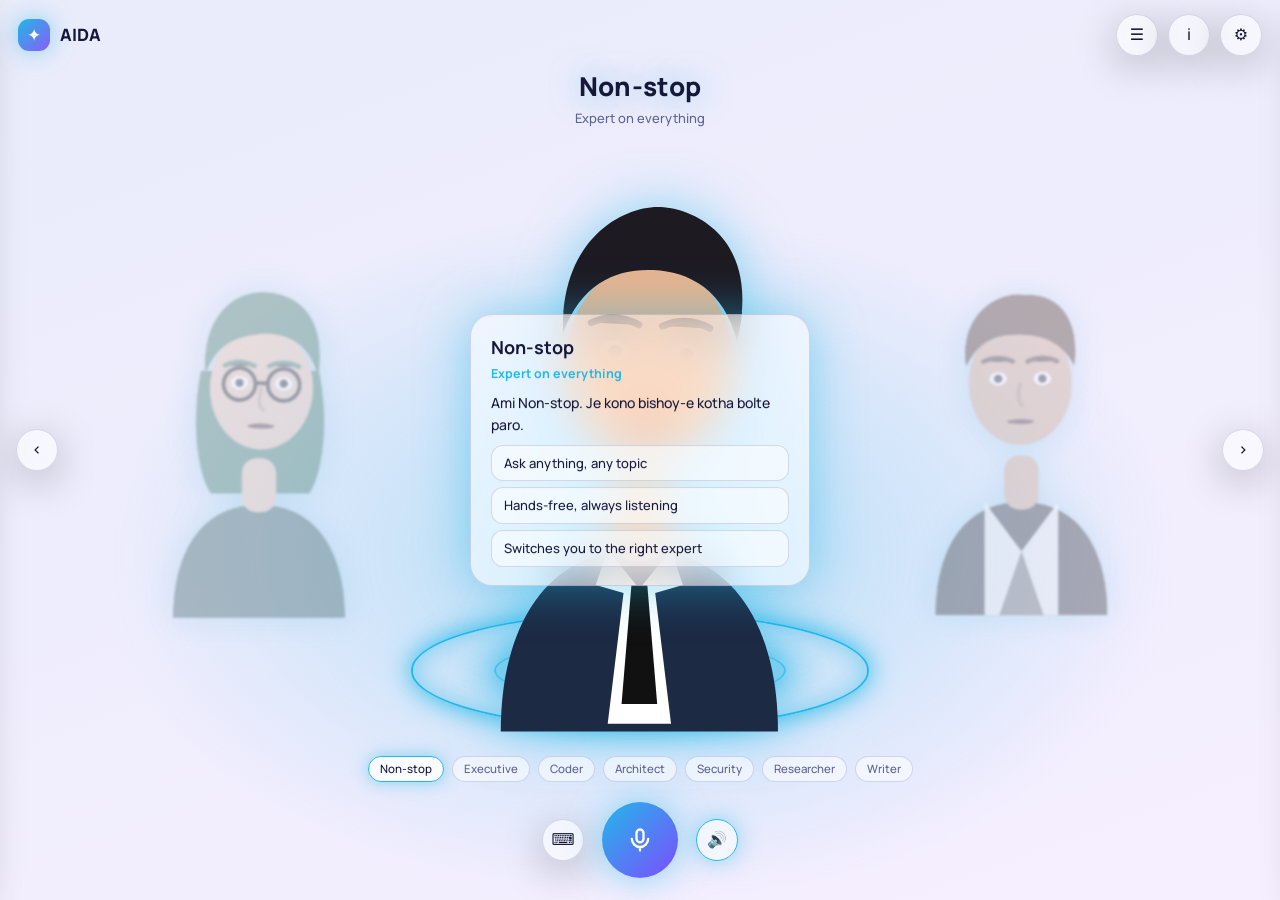
<file: public/assets/aistudio/AIDA___Specialist_Stage_f72c04a4.html>
<!DOCTYPE html>
<html lang="bn"><head>
<meta charset="utf-8">
<meta name="viewport" content="width=device-width, initial-scale=1, viewport-fit=cover">
<title>AIDA – Specialist Stage</title>
<link rel="preconnect" href="https://fonts.googleapis.com"><link rel="preconnect" href="https://fonts.gstatic.com" crossorigin>
<link href="https://fonts.googleapis.com/css2?family=Manrope:wght@400;500;600;700;800&family=Noto+Sans+Bengali:wght@400;500;600&display=swap" rel="stylesheet">
<style>
:root{--bg:#070916;--bg2:#140e30;--glass:rgba(255,255,255,.06);--glass2:rgba(255,255,255,.1);--line:rgba(255,255,255,.14);--text:#eef0ff;--mute:#a0a6ca;--accent:#22b8e8;--glow:color-mix(in srgb,var(--accent) 50%,transparent);--panelbg:rgba(14,12,36,.72);color-scheme:dark;box-sizing:border-box;padding-top:env(safe-area-inset-top,0px);padding-bottom:env(safe-area-inset-bottom,0px)}
@media (prefers-color-scheme:light){:root:not([data-theme="dark"]){--bg:#e9ecfb;--bg2:#f6efff;--glass:rgba(255,255,255,.55);--glass2:rgba(255,255,255,.85);--line:rgba(60,60,120,.18);--text:#16183a;--mute:#5e6390;--panelbg:rgba(255,255,255,.8);color-scheme:light}}
:root[data-theme="light"]{--bg:#e9ecfb;--bg2:#f6efff;--glass:rgba(255,255,255,.55);--glass2:rgba(255,255,255,.85);--line:rgba(60,60,120,.18);--text:#16183a;--mute:#5e6390;--panelbg:rgba(255,255,255,.8);color-scheme:light}
html{height:100%;scroll-padding-top:env(safe-area-inset-top,0px)}*{box-sizing:border-box}
body{margin:0;height:100%;overflow:hidden;color:var(--text);font:500 14px/1.6 "Manrope","Noto Sans Bengali",system-ui,sans-serif;background:linear-gradient(160deg,var(--bg),var(--bg2))}
button{font:inherit;color:inherit;cursor:pointer}button:focus-visible,textarea:focus-visible,select:focus-visible,input:focus-visible{outline:2px solid var(--accent);outline-offset:2px}
.glow{position:fixed;inset:0;background:radial-gradient(60% 55% at 50% 62%,color-mix(in srgb,var(--accent) 30%,transparent),transparent 70%);transition:background .8s;pointer-events:none}
.g{background:var(--glass);border:1px solid var(--line);backdrop-filter:blur(22px) saturate(140%);-webkit-backdrop-filter:blur(22px) saturate(140%);box-shadow:0 10px 40px rgba(0,0,0,.25),inset 0 1px 0 rgba(255,255,255,.08)}
.top{position:fixed;top:env(safe-area-inset-top,0px);left:0;right:0;display:flex;justify-content:space-between;align-items:center;padding:14px 18px;z-index:20}
.brand{display:flex;align-items:center;gap:10px;font-weight:800;font-size:17px}
.logo{width:32px;height:32px;border-radius:11px;background:linear-gradient(135deg,var(--accent),#8b5cf6);display:grid;place-items:center;color:#fff;box-shadow:0 0 22px var(--glow);transition:.6s}
.ibtn{width:42px;height:42px;border-radius:50%;display:grid;place-items:center;font-size:16px;transition:.2s}
.ibtn:hover,.ibtn[aria-pressed="true"]{box-shadow:0 0 22px var(--glow);border-color:var(--accent)}
.tr{display:flex;gap:10px}
.title{position:fixed;top:calc(env(safe-area-inset-top,0px) + 66px);left:0;right:0;text-align:center;z-index:5;pointer-events:none}
.title h1{margin:0;font-size:26px;font-weight:800;letter-spacing:.01em;text-shadow:0 0 30px var(--glow)}
.title p{margin:0;color:var(--mute);font-size:13px}
.slides{position:fixed;inset:0;overflow:hidden;touch-action:pan-y}
.platform{position:absolute;left:50%;bottom:17vh;width:min(70vw,520px);aspect-ratio:3.4/1;transform:translateX(-50%);border-radius:50%;background:radial-gradient(closest-side,color-mix(in srgb,var(--accent) 65%,transparent),transparent 72%)}
.platform::before,.platform::after{content:"";position:absolute;inset:12% 6%;border-radius:50%;border:2px solid var(--accent);box-shadow:0 0 28px var(--accent),inset 0 0 28px var(--glow);transition:.6s}
.platform::after{inset:30% 22%;opacity:.7}
.slide{position:absolute;left:50%;bottom:19vh;height:min(66vh,620px);aspect-ratio:2/3;transform:translateX(-50%);transition:transform .7s cubic-bezier(.2,.8,.2,1),opacity .6s,filter .6s;will-change:transform}
.slide svg{width:100%;height:100%;overflow:visible;filter:drop-shadow(0 0 26px var(--glow))}
.slide.side{filter:blur(2px) saturate(.7)}
.nav{position:fixed;top:50%;transform:translateY(-50%);z-index:12}.nav.l{left:16px}.nav.r{right:16px}
.dots{position:fixed;bottom:calc(env(safe-area-inset-bottom,0px) + 118px);left:0;right:0;display:flex;justify-content:center;gap:8px;z-index:10}
.dots button{border:1px solid var(--line);background:var(--glass);border-radius:99px;padding:3px 11px;font-size:11.5px;color:var(--mute);transition:.25s}
.dots button[aria-current="true"]{color:var(--text);border-color:var(--accent);box-shadow:0 0 16px var(--glow);background:var(--glass2)}
.dock{position:fixed;bottom:calc(env(safe-area-inset-bottom,0px) + 22px);left:50%;transform:translateX(-50%);display:flex;align-items:center;gap:18px;z-index:20}
.state{position:fixed;bottom:calc(env(safe-area-inset-bottom,0px) + 92px);left:0;right:0;text-align:center;color:var(--mute);font-size:12.5px;z-index:10;display:none}
.mic{width:76px;height:76px;border-radius:50%;border:0;background:linear-gradient(135deg,var(--accent),#7c4dff);color:#fff;display:grid;place-items:center;box-shadow:0 0 34px var(--glow);position:relative;transition:.25s}
.mic:hover{transform:scale(1.05)}
.mic[aria-pressed="true"]{animation:ring 1.3s infinite}
@keyframes ring{0%{box-shadow:0 0 0 0 var(--accent),0 0 34px var(--glow)}100%{box-shadow:0 0 0 24px transparent,0 0 34px var(--glow)}}
.ov{position:fixed;left:50%;top:50%;transform:translate(-50%,-30%) scale(.96);width:min(340px,86vw);padding:18px 20px;border-radius:22px;z-index:25;opacity:0;pointer-events:none;transition:.5s;box-shadow:0 0 50px var(--glow)}
.ov.on{opacity:1;transform:translate(-50%,-50%) scale(1);pointer-events:auto}
.ov h2{margin:0 0 2px;font-size:18px}.ov .r{color:var(--accent);font-weight:700;font-size:12.5px;margin-bottom:8px}
.ov ul{margin:8px 0 0;padding:0;list-style:none;display:grid;gap:6px}.ov li{padding:7px 12px;border-radius:12px;background:var(--glass);border:1px solid var(--line);font-size:13px}
.panel{position:fixed;top:0;bottom:0;width:min(360px,92vw);z-index:30;display:flex;flex-direction:column;background:var(--panelbg);padding-top:env(safe-area-inset-top,0px);padding-bottom:env(safe-area-inset-bottom,0px);transition:transform .45s cubic-bezier(.2,.8,.2,1)}
.panel.l{left:0;transform:translateX(-105%);border-radius:0 24px 24px 0}.panel.r{right:0;transform:translateX(105%);border-radius:24px 0 0 24px;width:min(420px,92vw)}
.panel.open{transform:none}
.ph{display:flex;justify-content:space-between;align-items:center;padding:16px 18px;border-bottom:1px solid var(--line);font-weight:800}
.ph .ibtn{width:34px;height:34px}
.list{flex:1;overflow:auto;padding:8px}.gl{padding:10px 10px 4px;color:var(--mute);font-size:12px;font-weight:600}
.item{display:flex;gap:9px;align-items:center;width:100%;padding:9px 10px;border:1px solid transparent;background:none;border-radius:12px;text-align:left}
.item:hover{background:var(--glass)}.item.on{background:var(--glass2);border-color:var(--line)}
.item .t{flex:1;overflow:hidden;text-overflow:ellipsis;white-space:nowrap}
.dot{width:8px;height:8px;border-radius:50%;flex:none;box-shadow:0 0 8px currentColor}
.newchat{margin:12px 14px 0;padding:10px 14px;border-radius:14px;border:1px solid var(--line);background:var(--glass2);text-align:left}
.msgs{flex:1;overflow:auto;padding:16px;display:flex;flex-direction:column;gap:12px;min-height:0}
.m{max-width:90%;padding:10px 14px;border-radius:18px;white-space:pre-wrap;overflow-wrap:anywhere}
.m.u{align-self:flex-end;background:linear-gradient(135deg,color-mix(in srgb,var(--accent) 55%,#4c2bd6),#5b3df0);color:#fff;border-bottom-right-radius:6px}
.m.a{align-self:flex-start;background:var(--glass2);border:1px solid var(--line);border-bottom-left-radius:6px}
.who{font-size:11.5px;font-weight:700;color:var(--c);margin-bottom:2px}
.empty{margin:auto;color:var(--mute);text-align:center}
.composer{padding:12px 14px 14px;border-top:1px solid var(--line)}
.box{display:flex;gap:8px;align-items:flex-end;background:var(--glass2);border:1px solid var(--line);border-radius:20px;padding:8px}
.box:focus-within{border-color:var(--accent);box-shadow:0 0 24px var(--glow)}
textarea{flex:1;resize:none;border:0;background:none;color:var(--text);font:inherit;padding:8px 6px;max-height:110px;outline:none}
.send{width:40px;height:40px;border-radius:50%;border:0;background:linear-gradient(135deg,var(--accent),#7c4dff);color:#fff;font-weight:700}.send:disabled{opacity:.35}
.set{position:fixed;left:50%;top:50%;transform:translate(-50%,-46%) scale(.97);width:min(420px,92vw);max-height:84vh;overflow:auto;border-radius:24px;padding:20px;z-index:40;opacity:0;pointer-events:none;transition:.35s;background:var(--panelbg)}
.set.open{opacity:1;pointer-events:auto;transform:translate(-50%,-50%)}
.set h3{margin:0 0 12px;display:flex;justify-content:space-between;align-items:center}
.row{display:flex;justify-content:space-between;align-items:center;gap:12px;padding:10px 0;border-top:1px solid var(--line)}
.row small{display:block;color:var(--mute)}
select,input[type=range]{background:var(--glass2);color:var(--text);border:1px solid var(--line);border-radius:10px;padding:6px 8px;font:inherit}input[type=range]{padding:0;accent-color:var(--accent);width:120px}
.sw{width:46px;height:26px;border-radius:99px;border:1px solid var(--line);background:var(--glass2);position:relative;flex:none}
.sw::after{content:"";position:absolute;top:2px;left:2px;width:20px;height:20px;border-radius:50%;background:var(--mute);transition:.25s}
.sw[aria-checked="true"]{background:var(--accent)}.sw[aria-checked="true"]::after{left:22px;background:#fff}
.toast{position:fixed;top:calc(env(safe-area-inset-top,0px) + 110px);left:50%;transform:translateX(-50%);padding:8px 16px;border-radius:99px;z-index:50;opacity:0;transition:.3s;pointer-events:none;font-size:13px}.toast.on{opacity:1}
.scrim{position:fixed;inset:0;z-index:28;background:rgba(0,0,0,.35);opacity:0;pointer-events:none;transition:.3s}.scrim.on{opacity:1;pointer-events:auto}
@media (max-width:700px){.nav{display:none}.title h1{font-size:21px}}
@media (prefers-reduced-motion:reduce){*{animation:none!important;transition-duration:.01s!important}}
</style></head>
<body>
<div class="glow"></div>
<header class="top">
  <div class="brand"><div class="logo" id="logo">✦</div>AIDA</div>
  <div class="tr">
    <button class="ibtn g" id="bHist" aria-label="History" aria-pressed="false">☰</button>
    <button class="ibtn g" id="bInfo" aria-label="About this specialist">i</button>
    <button class="ibtn g" id="bSet" aria-label="Settings">⚙</button>
  </div>
</header>
<div class="title"><h1 id="tN"></h1><p id="tR"></p></div>
<div class="slides" id="slides"><div class="platform"></div></div>
<button class="ibtn g nav l" id="prev" aria-label="Previous specialist">‹</button>
<button class="ibtn g nav r" id="next" aria-label="Next specialist">›</button>
<div class="dots" id="dots"></div>
<div class="state" id="state"></div>
<div class="dock">
  <button class="ibtn g" id="bText" aria-label="Type a message" aria-pressed="false">⌨</button>
  <button class="mic" id="bMic" aria-pressed="false" aria-label="Speak"><svg width="28" height="28" viewBox="0 0 24 24" fill="none" stroke="currentColor" stroke-width="2" stroke-linecap="round"><rect x="9" y="3" width="6" height="11" rx="3"/><path d="M5 11a7 7 0 0 0 14 0M12 18v3"/></svg></button>
  <button class="ibtn g" id="bVoice" aria-label="Toggle voice replies" aria-pressed="true">🔊</button>
</div>
<div class="ov g" id="ov"></div>
<div class="scrim" id="scrim"></div>
<aside class="panel g l" id="pHist"><div class="ph">History<button class="ibtn g" data-close>✕</button></div><button class="newchat" id="newChat">＋ New conversation</button><div class="list" id="list"></div></aside>
<aside class="panel g r" id="pChat"><div class="ph"><span id="cTitle">Conversation</span><button class="ibtn g" data-close>✕</button></div>
  <div class="msgs" id="msgs" aria-live="polite"></div>
  <div class="composer"><div class="box"><textarea id="inp" rows="1" placeholder="Message AIDA…"></textarea><button class="send" id="send" disabled aria-label="Send">↑</button></div></div></aside>
<section class="set g" id="set" role="dialog" aria-label="Settings"><h3>Settings <button class="ibtn g" data-close style="width:34px;height:34px">✕</button></h3>
  <div class="row"><div>Speech language<small>Voice input and replies</small></div><select id="sLang"><option value="bn-BD">বাংলা</option><option value="en-US">English</option></select></div>
  <div class="row"><div>Voice replies</div><button class="sw" id="sVoice" role="switch" aria-checked="true" aria-label="Voice replies"></button></div>
  <div class="row"><div>Speech speed</div><input type="range" id="sRate" min="0.7" max="1.4" step="0.05" value="1"></div>
  <div class="row"><div>Idle motion<small>How lively the avatar is</small></div><input type="range" id="sIdle" min="0" max="2" step="0.1" value="1"></div>
  <div class="row"><div>Glow effects</div><button class="sw" id="sGlow" role="switch" aria-checked="true" aria-label="Glow"></button></div>
  <div class="row"><div>Show panels on start</div><button class="sw" id="sPanels" role="switch" aria-checked="false" aria-label="Panels"></button></div>
  <div class="row"><div>Theme</div><select id="sTheme"><option value="auto">Auto</option><option value="dark">Dark</option><option value="light">Light</option></select></div>
</section>
<div class="toast g" id="toast"></div>
<script>
const SP=[
 {id:"nonstop",n:"Non-stop",role:"Expert on everything",c:"#22b8e8",skin:"#e8b48f",hair:"#1d1a22",style:0,outfit:"#1c2a44",x:"tie",skills:["Ask anything, any topic","Hands-free, always listening","Switches you to the right expert"],intro:"Ami Non-stop. Je kono bishoy-e kotha bolte paro."},
 {id:"exec",n:"Executive",role:"Planning & priorities",c:"#f5b42a",skin:"#d9a07c",hair:"#4a2a1c",style:1,outfit:"#2a2a33",x:"vest",skills:["Plan your day and week","Prioritise tasks","Draft decisions and summaries"],intro:"Ami Executive. Planning ar priority niye kaj kori."},
 {id:"coder",n:"Coder",role:"Write, debug, review",c:"#34d399",skin:"#e9bd97",hair:"#15151c",style:2,outfit:"#1d2740",x:"glasses",skills:["Write and explain code","Debug errors","Review and test"],intro:"Ami Coder. Code likhte ar bug dhorte pari."},
 {id:"arch",n:"Architect",role:"System design & APIs",c:"#a78bfa",skin:"#f0c9ab",hair:"#6b4a35",style:3,outfit:"#1b1b26",x:"blazer",skills:["Design system structure","Plan data and APIs","Infrastructure choices"],intro:"Ami Architect. System design-er bepare sahajyo kori."},
 {id:"sec",n:"Security",role:"Defense & networking",c:"#fb6f6f",skin:"#e2b08a",hair:"#2a1c1c",style:0,outfit:"#8a97b3",x:"tee",skills:["Harden accounts and devices","Network basics","Spot common risks"],intro:"Ami Security. Defence ar networking niye kotha bolbo."},
 {id:"res",n:"Researcher",role:"Evidence & analysis",c:"#60a5fa",skin:"#f1cdb0",hair:"#1b1612",style:2,outfit:"#27406b",x:"round",skills:["Investigate questions","Compare sources","Weigh the evidence"],intro:"Ami Researcher. Proman dekhe uttor khuji."},
 {id:"write",n:"Writer",role:"Bengali & English text",c:"#f472b6",skin:"#eebd9c",hair:"#1f7a5c",style:4,outfit:"#245a5e",x:"round",skills:["Draft and edit text","Bengali and English","Tone and style polish"],intro:"Ami Writer. Bangla ar English lekhay sahajyo kori."}];
const $=id=>document.getElementById(id),esc=s=>s.replace(/[&<>]/g,c=>({"&":"&amp;","<":"&lt;",">":"&gt;"}[c]));
const cfg={lang:"bn-BD",voice:true,rate:1,idle:1,glow:true,panels:false};
let cur=0,state="idle",sess=[],ses=null,rec=null,mouth=0,target=0,blink=0,nextBlink=2,tState=0,spkEnd=0;
try{sess=JSON.parse(localStorage.getItem("aida.st")||"[]")}catch(e){}
function avatar(p){const h=p.hair,k=p.skin,o=p.outfit;
 const hairBack=p.style===3||p.style===4?`<path d="M52 100c-10 50 0 90 8 100h80c8-10 18-50 8-100z" fill="${h}"/>`:"";
 const hairTop=[`<path d="M56 100c-4-48 28-66 46-66s52 14 42 66c-8-26-26-34-44-34s-36 8-44 34z" fill="${h}"/>`,`<path d="M56 98c-6-46 30-62 48-58 24-2 46 16 40 58-10-22-30-26-46-26-16 0-32 4-42 26z" fill="${h}"/>`,`<path d="M54 100c-8-50 24-70 48-68 28 0 52 20 44 68-6-30-24-40-46-40s-38 10-46 40z" fill="${h}"/>`,`<path d="M54 104c-6-52 28-72 48-72s54 18 44 72c-6-34-28-46-46-46s-40 12-46 46z" fill="${h}"/>`,`<path d="M54 102c-4-50 24-70 50-68 26 2 48 20 42 68-8-30-30-36-48-34-18 2-36 8-44 34z" fill="${h}"/>`][p.style];
 let ex="";
 if(p.x==="glasses")ex=`<g fill="none" stroke="#111" stroke-width="3"><rect x="68" y="98" width="28" height="22" rx="7"/><rect x="104" y="98" width="28" height="22" rx="7"/><path d="M96 108h8"/></g>`;
 if(p.x==="round")ex=`<g fill="none" stroke="#111" stroke-width="3"><circle cx="82" cy="109" r="13"/><circle cx="118" cy="109" r="13"/><path d="M95 108h10"/></g>`;
 let wear=`<path d="M30 300c0-52 22-92 70-92s70 40 70 92z" fill="${o}"/>`;
 if(p.x==="tie")wear+=`<path d="M84 208l16 20 16-20 6 18-14 4 8 66h-32l8-66-14-4z" fill="#fff"/><path d="M96 226h8l5 60h-18z" fill="#111"/>`;
 if(p.x==="vest")wear+=`<path d="M70 208l30 40 30-40v92H70z" fill="#fff" opacity=".9"/><path d="M100 248l-18 52h36z" fill="#111" opacity=".6"/>`;
 if(p.x==="blazer")wear+=`<path d="M84 208l16 36 16-36 22 12-20 80H82l-20-80z" fill="#eaeaf5" opacity=".9"/>`;
 if(p.x==="tee")wear+=`<path d="M82 208q18 18 36 0" fill="none" stroke="rgba(0,0,0,.25)" stroke-width="3"/>`;
 return `<svg viewBox="0 0 200 300" aria-hidden="true">${hairBack}<g class="body">${wear}<rect x="86" y="170" width="28" height="44" rx="12" fill="${k}"/><g class="head"><ellipse cx="100" cy="112" rx="42" ry="50" fill="${k}"/>${hairTop}
 <g class="brows" stroke="${h}" stroke-width="3.5" stroke-linecap="round"><path d="M70 94q12-6 24 0"/><path d="M106 94q12-6 24 0"/></g>
 <g class="eyes"><g class="eye" style="transform-origin:82px 108px"><ellipse cx="82" cy="108" rx="7" ry="5.5" fill="#fff"/><circle class="pu" cx="82" cy="108" r="3.4" fill="#1a1a22"/></g><g class="eye" style="transform-origin:118px 108px"><ellipse cx="118" cy="108" rx="7" ry="5.5" fill="#fff"/><circle class="pu" cx="118" cy="108" r="3.4" fill="#1a1a22"/></g></g>${ex}
 <path d="M100 112q-4 14 2 18" fill="none" stroke="rgba(0,0,0,.22)" stroke-width="2.5" stroke-linecap="round"/>
 <ellipse class="mo" cx="100" cy="143" rx="11" ry="2" fill="#5a1f2a"/></g></g></svg>`}
const sl=$("slides");SP.forEach((p,i)=>{const d=document.createElement("div");d.className="slide";d.innerHTML=avatar(p);sl.appendChild(d);p.el=d;p.head=d.querySelector(".head");p.body=d.querySelector(".body");p.eyes=[...d.querySelectorAll(".eye")];p.pu=[...d.querySelectorAll(".pu")];p.mo=d.querySelector(".mo");p.brows=d.querySelector(".brows");p.ph=Math.random()*9});
$("dots").innerHTML=SP.map((p,i)=>`<button data-i="${i}">${p.n}</button>`).join("");
function layout(){const w=Math.min(innerWidth,1200);SP.forEach((p,i)=>{let o=i-cur;if(o>3)o-=7;if(o<-3)o+=7;const a=Math.abs(o);
 p.el.style.transform=`translateX(calc(-50% + ${o*Math.min(innerWidth*.34,380)}px)) scale(${a?0.62:1})`;p.el.style.opacity=a===0?1:a===1?.35:0;p.el.style.pointerEvents=a===0?"auto":"none";p.el.classList.toggle("side",a>0);p.el.style.zIndex=10-a});
 document.querySelectorAll("#dots button").forEach((b,i)=>b.setAttribute("aria-current",i===cur))}
function showOv(){const p=SP[cur];$("ov").innerHTML=`<h2>${p.n}</h2><div class="r">${p.role}</div><div>${p.intro}</div><ul>${p.skills.map(s=>`<li>${s}</li>`).join("")}</ul>`;$("ov").classList.add("on");clearTimeout(showOv.t);showOv.t=setTimeout(()=>$("ov").classList.remove("on"),3800)}
function go(i,quiet){cur=(i+SP.length)%SP.length;const p=SP[cur];document.documentElement.style.setProperty("--accent",p.c);$("tN").textContent=p.n;$("tR").textContent=p.role;$("logo").textContent="✦";
 if(window.speechSynthesis)speechSynthesis.cancel();setState("idle");layout();if(!quiet)showOv()}
$("prev").onclick=()=>go(cur-1);$("next").onclick=()=>go(cur+1);$("dots").onclick=e=>{const b=e.target.closest("button");if(b)go(+b.dataset.i)};
$("bInfo").onclick=showOv;$("ov").onclick=()=>$("ov").classList.remove("on");
addEventListener("keydown",e=>{if(/TEXTAREA|SELECT|INPUT/.test(e.target.tagName))return;if(e.key==="ArrowLeft")go(cur-1);if(e.key==="ArrowRight")go(cur+1);if(e.key==="Escape")closeAll()});
let sx=null;sl.addEventListener("pointerdown",e=>sx=e.clientX);addEventListener("pointerup",e=>{if(sx!==null&&Math.abs(e.clientX-sx)>60&&e.target.closest("#slides"))go(cur+(e.clientX<sx?1:-1));sx=null});
function setState(s){state=s;tState=performance.now()/1000;const t={idle:"",listening:"Listening…",thinking:"Thinking…",speaking:"Speaking…"}[s];$("state").style.display=t?"block":"none";$("state").textContent=t;$("bMic").setAttribute("aria-pressed",s==="listening")}
/* animation loop: breathing, sway, blink, gaze, lip-sync */
function frame(ms){const t=ms/1000,I=cfg.idle,st=state,k=Math.min(1,(t-tState)*3);
 if(t>nextBlink){blink=1;nextBlink=t+2.5+Math.random()*3.5}blink=Math.max(0,blink-.12);
 const bl=blink>0?1-Math.sin((1-blink)*Math.PI)*.92:1;
 SP.forEach((p,i)=>{const a=Math.abs(i-cur)===0,q=a?1:.5,u=t+p.ph;
  const br=Math.sin(u*1.7)*1.6*I,sway=(Math.sin(u*.55)*2.2+Math.sin(u*.23)*1.5)*I*q;
  let hr=sway,hy=br*.6,hx=Math.sin(u*.4)*2*I*q,bs=Math.sin(u*.8)*1.2*I;
  if(a){if(st==="listening"){hr=-5+sway*.3;hy+=3;}else if(st==="thinking"){hr=4;hy-=2;hx+=4}else if(st==="speaking"){hr+=Math.sin(u*2.3)*2.2;hy+=Math.sin(u*4.1)*1.2}}
  p.body.setAttribute("transform",`translate(${bs} ${br})`);p.head.setAttribute("transform",`translate(${hx} ${hy}) rotate(${hr} 100 170)`);
  p.eyes.forEach(e=>e.style.transform=`scaleY(${a?bl:1})`);
  const gx=a?(st==="thinking"?-2.5:Math.sin(u*.6)*1.4*I):0;p.pu.forEach(e=>e.setAttribute("transform",`translate(${gx} ${st==="thinking"&&a?-2:0})`));
  p.brows.setAttribute("transform",`translate(0 ${a&&st==="speaking"?-1.5+Math.sin(u*3)*1:0})`);
  if(a){const open=(st==="speaking")?mouth:0;p.mo.setAttribute("ry",2+open*11);p.mo.setAttribute("rx",11-open*3)}});
 if(state==="speaking"){const syl=Math.abs(Math.sin(t*9.5)*Math.sin(t*3.1+1))*(.55+.45*Math.sin(t*1.3));target=.15+syl*.85;if(!speechSynthesis.speaking&&t>spkEnd){setState("idle")}}else target=0;
 mouth+=(target-mouth)*.35;requestAnimationFrame(frame)}
requestAnimationFrame(frame);
/* panels */
function closeAll(){["pHist","pChat","set"].forEach(i=>$(i).classList.remove("open"));$("scrim").classList.remove("on");$("bHist").setAttribute("aria-pressed",false);$("bText").setAttribute("aria-pressed",false)}
function openP(id,btn){const o=$(id).classList.contains("open");closeAll();if(!o){$(id).classList.add("open");$("scrim").classList.add("on");if(btn)$(btn).setAttribute("aria-pressed",true);if(id==="pChat")setTimeout(()=>$("inp").focus(),300)}}
$("bHist").onclick=()=>openP("pHist","bHist");$("bText").onclick=()=>openP("pChat","bText");$("bSet").onclick=()=>openP("set");
$("scrim").onclick=closeAll;document.querySelectorAll("[data-close]").forEach(b=>b.onclick=closeAll);
function toast(t){$("toast").textContent=t;$("toast").classList.add("on");clearTimeout(toast.t);toast.t=setTimeout(()=>$("toast").classList.remove("on"),2200)}
/* chat */
const save=()=>{try{localStorage.setItem("aida.st",JSON.stringify(sess))}catch(e){}};
const day=t=>{const d=(Date.now()-t)/864e5;return d<1?"Today":d<2?"Yesterday":"Earlier"};
function newS(){ses={id:Date.now(),title:"New conversation",msgs:[],t:Date.now(),sp:cur};sess.unshift(ses);render()}
function render(){let l="",h="";sess.forEach(s=>{const g=day(s.t);if(g!==l){h+=`<div class="gl">${g}</div>`;l=g}const c=SP[s.sp||0].c;h+=`<button class="item ${ses&&s.id===ses.id?"on":""}" data-id="${s.id}"><span class="dot" style="background:${c};color:${c}"></span><span class="t">${esc(s.title)}</span></button>`});
 $("list").innerHTML=h||'<div class="gl">No conversations yet</div>';$("cTitle").textContent=ses.title;
 $("msgs").innerHTML=ses.msgs.length?ses.msgs.map(m=>m.r==="u"?`<div class="m u">${esc(m.t)}</div>`:`<div class="m a" style="--c:${m.c}"><div class="who">${m.n}</div>${esc(m.t)}</div>`).join(""):'<div class="empty">Say hello to '+SP[cur].n+'.<br>Tap the mic or type here.</div>';$("msgs").scrollTop=1e9}
$("list").onclick=e=>{const b=e.target.closest(".item");if(b){ses=sess.find(s=>s.id==b.dataset.id);go(ses.sp||0,true);render();openP("pChat","bText")}};
$("newChat").onclick=()=>{newS();openP("pChat","bText")};
function speak(t){const done=()=>{spkEnd=0};setState("speaking");spkEnd=performance.now()/1000+Math.max(2.2,t.length*.06);
 if(cfg.voice&&window.speechSynthesis){try{speechSynthesis.cancel();const u=new SpeechSynthesisUtterance(t);u.lang=/[\u0980-\u09FF]/.test(t)?"bn-BD":"en-US";u.rate=cfg.rate;u.onend=u.onerror=()=>{spkEnd=0};speechSynthesis.speak(u)}catch(e){}}}
function send(txt){txt=txt.trim();if(!txt)return;if(!ses)newS();const p=SP[cur];if(!ses.msgs.length){ses.title=txt.slice(0,34);ses.sp=cur}
 ses.msgs.push({r:"u",t:txt});ses.t=Date.now();setState("thinking");render();
 setTimeout(()=>{const r=`${p.n} here. Demo reply — connect your backend in send() for real answers.`;ses.msgs.push({r:"a",t:r,c:p.c,n:"AIDA · "+p.n});save();render();speak(r)},1100)}
const inp=$("inp");inp.oninput=()=>{$("send").disabled=!inp.value.trim();inp.style.height="auto";inp.style.height=inp.scrollHeight+"px"};
inp.onkeydown=e=>{if(e.key==="Enter"&&!e.shiftKey){e.preventDefault();go2()}};function go2(){const v=inp.value;inp.value="";inp.oninput();send(v)}$("send").onclick=go2;
/* voice input (toggle) */
$("bMic").onclick=()=>{if(state==="listening"){if(rec)try{rec.stop()}catch(e){}clearTimeout($("bMic").t);return setState("idle")}
 if(window.speechSynthesis)speechSynthesis.cancel();const SR=window.SpeechRecognition||window.webkitSpeechRecognition;setState("listening");
 if(!SR){toast("Voice input needs Chrome/Edge — demo only");$("bMic").t=setTimeout(()=>{if(state==="listening")send("(voice demo) Hello")},2500);return}
 try{rec=new SR();rec.lang=cfg.lang;let got=false;rec.onresult=e=>{got=true;send(e.results[0][0].transcript)};rec.onend=()=>{if(!got&&state==="listening")setState("idle")};rec.onerror=()=>{if(state==="listening")setState("idle")};rec.start()}catch(e){setState("idle")}};
/* voice-reply toggle + settings */
function applyV(){$("bVoice").setAttribute("aria-pressed",cfg.voice);$("bVoice").textContent=cfg.voice?"🔊":"🔇";$("sVoice").setAttribute("aria-checked",cfg.voice);if(!cfg.voice&&window.speechSynthesis)speechSynthesis.cancel()}
$("bVoice").onclick=()=>{cfg.voice=!cfg.voice;applyV()};$("sVoice").onclick=()=>{cfg.voice=!cfg.voice;applyV()};
$("sLang").onchange=e=>cfg.lang=e.target.value;$("sRate").oninput=e=>cfg.rate=+e.target.value;$("sIdle").oninput=e=>cfg.idle=+e.target.value;
$("sGlow").onclick=e=>{cfg.glow=!cfg.glow;e.currentTarget.setAttribute("aria-checked",cfg.glow);document.querySelector(".glow").style.opacity=cfg.glow?1:0;document.querySelector(".slides").style.setProperty("--x",0);document.querySelectorAll(".slide svg").forEach(s=>s.style.filter=cfg.glow?"":"none")};
$("sPanels").onclick=e=>{cfg.panels=!cfg.panels;e.currentTarget.setAttribute("aria-checked",cfg.panels)};
$("sTheme").onchange=e=>{const v=e.target.value;if(v==="auto")document.documentElement.removeAttribute("data-theme");else document.documentElement.dataset.theme=v};
addEventListener("resize",layout);
sess.length?ses=sess[0]:newS();go(0);render();
</script></body></html>
</file>
